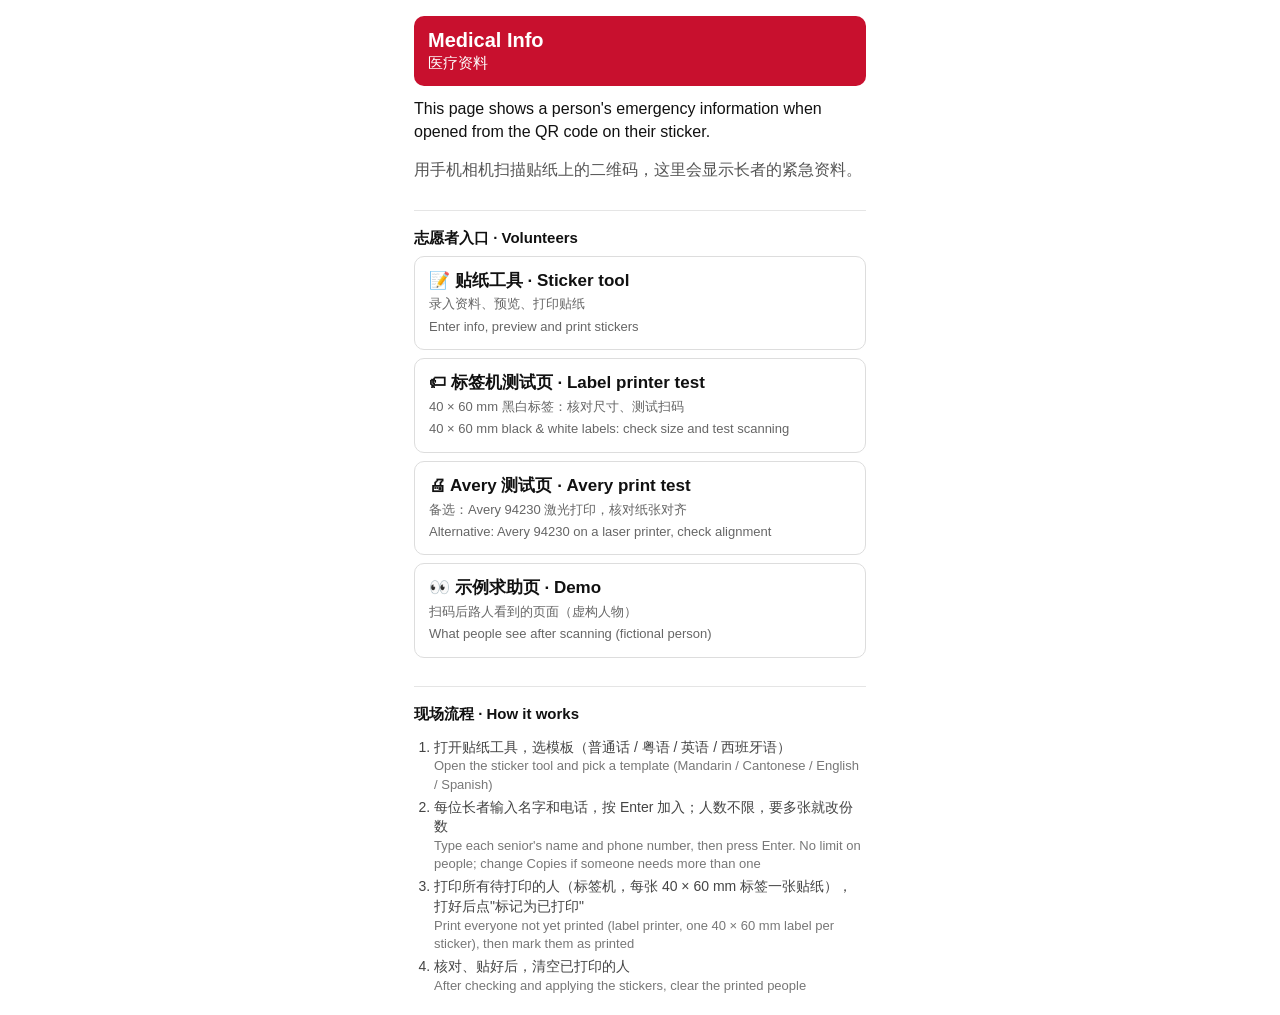
<file: docs/index.html>
<!doctype html>
<html lang="en">
<head>
<meta charset="utf-8">
<meta name="viewport" content="width=device-width, initial-scale=1">
<meta name="robots" content="noindex">
<meta name="referrer" content="no-referrer">
<title>Medical Info · 医疗资料</title>
<link rel="icon" href="data:,">
<!-- 共用文件带版本号：改了 shared.* 就把 v 加 1，避免浏览器用旧的缓存 -->
<link rel="stylesheet" href="shared.css?v=8">
<style>
  html, body { margin: 0; background: #fff; }
  .help { max-width: 480px; margin: 0 auto; min-height: 100vh; box-sizing: border-box; }
  .help .steps .en { display: block; color: #777; font-size: 13px; }
</style>
</head>
<body>
<div class="help" id="help"></div>
<script src="shared.js?v=8"></script>
<script>
// 求助页：资料只从网址 # 后面读取，# 后面的内容浏览器不会发给服务器
// 示例资料为虚构，电话使用 555-01xx 虚构号段
const DEMO_HASH = "1*WANG-LI*%E7%8E%8B%E4%B8%BD*M*HTN.DM*PCN*METFORMIN.AMLODIPINE*D6265550101MEI.S6265550102DAVID";

function show() {
  const el = document.getElementById("help");
  if (location.hash.length <= 1) {
    // 没有资料时是入口页：路人扫码打开的网址一定带 #资料，看不到这里；志愿者只要记住这个网址
    el.innerHTML = `
      <div class="alert"><b>Medical Info</b><span>医疗资料</span></div>
      <p class="msg">This page shows a person's emergency information when opened from the QR code on their sticker.</p>
      <p class="msg zh">用手机相机扫描贴纸上的二维码，这里会显示长者的紧急资料。</p>
      <h2 class="hub-title">志愿者入口 · Volunteers</h2>
      <a class="hub" href="tool/"><b>📝 贴纸工具 · Sticker tool</b><span>录入资料、预览、打印贴纸<br>Enter info, preview and print stickers</span></a>
      <a class="hub" href="tool/?sheet=label"><b>🏷 标签机测试页 · Label printer test</b><span>40 × 60 mm 黑白标签：核对尺寸、测试扫码<br>40 × 60 mm black &amp; white labels: check size and test scanning</span></a>
      <a class="hub" href="tool/?sheet"><b>🖨 Avery 测试页 · Avery print test</b><span>备选：Avery 94230 激光打印，核对纸张对齐<br>Alternative: Avery 94230 on a laser printer, check alignment</span></a>
      <a class="hub" href="#${DEMO_HASH}"><b>👀 示例求助页 · Demo</b><span>扫码后路人看到的页面（虚构人物）<br>What people see after scanning (fictional person)</span></a>
      <h2 class="hub-title">现场流程 · How it works</h2>
      <ol class="steps">
        <li>打开贴纸工具，选模板（普通话 / 粤语 / 英语 / 西班牙语）<span class="en">Open the sticker tool and pick a template (Mandarin / Cantonese / English / Spanish)</span></li>
        <li>每位长者输入名字和电话，按 Enter 加入；人数不限，要多张就改份数<span class="en">Type each senior's name and phone number, then press Enter. No limit on people; change Copies if someone needs more than one</span></li>
        <li>打印所有待打印的人（标签机，每张 40 × 60 mm 标签一张贴纸），打好后点"标记为已打印"<span class="en">Print everyone not yet printed (label printer, one 40 × 60 mm label per sticker), then mark them as printed</span></li>
        <li>核对、贴好后，清空已打印的人<span class="en">After checking and applying the stickers, clear the printed people</span></li>
      </ol>`;
    return;
  }
  try {
    el.innerHTML = helpHTML(decode(location.hash));
  } catch {
    el.innerHTML = `
      <div class="alert"><b>Could not read this QR code</b><span>无法读取这个二维码</span></div>
      <p class="msg">Please call the emergency contact number printed on the sticker, or call 911.</p>
      <p class="msg zh">请拨打贴纸上印的紧急联系电话，或拨打 911。</p>
      <a class="call e911" href="tel:911">📞 Call 911</a>
      ${centerHTML(SECOND.zh)}`;
  }
}
show();
// 同一个分页里再扫另一张贴纸时，只有 # 变化，页面不会重新载入
window.addEventListener("hashchange", show);
</script>
</body>
</html>
</file>
<file: docs/shared.css>
/* 求助页样式：路人在户外用手机看，固定白底高对比，不随系统深浅色切换 */
.help { background: #fff; color: #111; padding: 16px 14px 20px; font: 16px/1.4 -apple-system, BlinkMacSystemFont, Arial, "PingFang SC", sans-serif; }
.help .alert { background: #c8102e; color: #fff; border-radius: 10px; padding: 12px 14px; }
.help .alert b { display: block; font-size: 20px; line-height: 1.2; }
.help .alert span { font-size: 15px; }
.help .line { margin-top: 12px; font-size: 16px; }
.help .line .k { font-weight: 700; }
.help .zh { color: #555; font-size: 14px; }
.help .call { display: block; text-align: center; text-decoration: none; font-weight: 700; font-size: 17px;
  padding: 12px; border-radius: 10px; margin-top: 10px; background: #15803d; color: #fff; }
.help .call span { display: block; font-weight: 400; font-size: 14px; margin-top: 2px; }
.help .call.e911 { background: #c8102e; }
/* 日间保健中心：名称、地址和拨号按钮放在一张浅蓝卡片里 */
.help .org-card { margin-top: 16px; background: #eef3ff; border: 1px solid #cdd9fb; border-radius: 12px; padding: 12px 14px 14px; }
.help .org-label { font-size: 12px; font-weight: 700; letter-spacing: .06em; text-transform: uppercase; color: #1e40af; }
.help .org-name { font-size: 17px; font-weight: 700; line-height: 1.3; color: #111; margin-top: 4px; }
.help .org-addr { font-size: 14px; line-height: 1.4; color: #4b5563; margin-top: 2px; }
.help .org-name .zh { display: block; font-size: 15px; font-weight: 600; margin-top: 1px; }
.help .org-hours { font-size: 14px; font-weight: 700; color: #92400e; margin-top: 6px; }
.help .call.org { background: #1d4ed8; margin-top: 10px; }
.help .foot { font-size: 12px; color: #777; margin-top: 16px; text-align: center; }
.help .msg { margin-top: 12px; font-size: 16px; }

/* 入口页（网址没有资料时） */
.help .hub-title { font-size: 15px; margin: 28px 0 8px; padding-top: 16px; border-top: 1px solid #e5e5e5; }
.help .hub { display: block; text-decoration: none; color: #111; border: 1px solid #ddd; border-radius: 10px; padding: 12px 14px; margin-top: 8px; }
.help .hub b { display: block; font-size: 17px; }
.help .hub span { font-size: 13px; color: #666; }
.help .steps { font-size: 14px; color: #444; padding-left: 20px; margin: 14px 0 0; }
.help .steps li { margin-top: 4px; }
</file>
